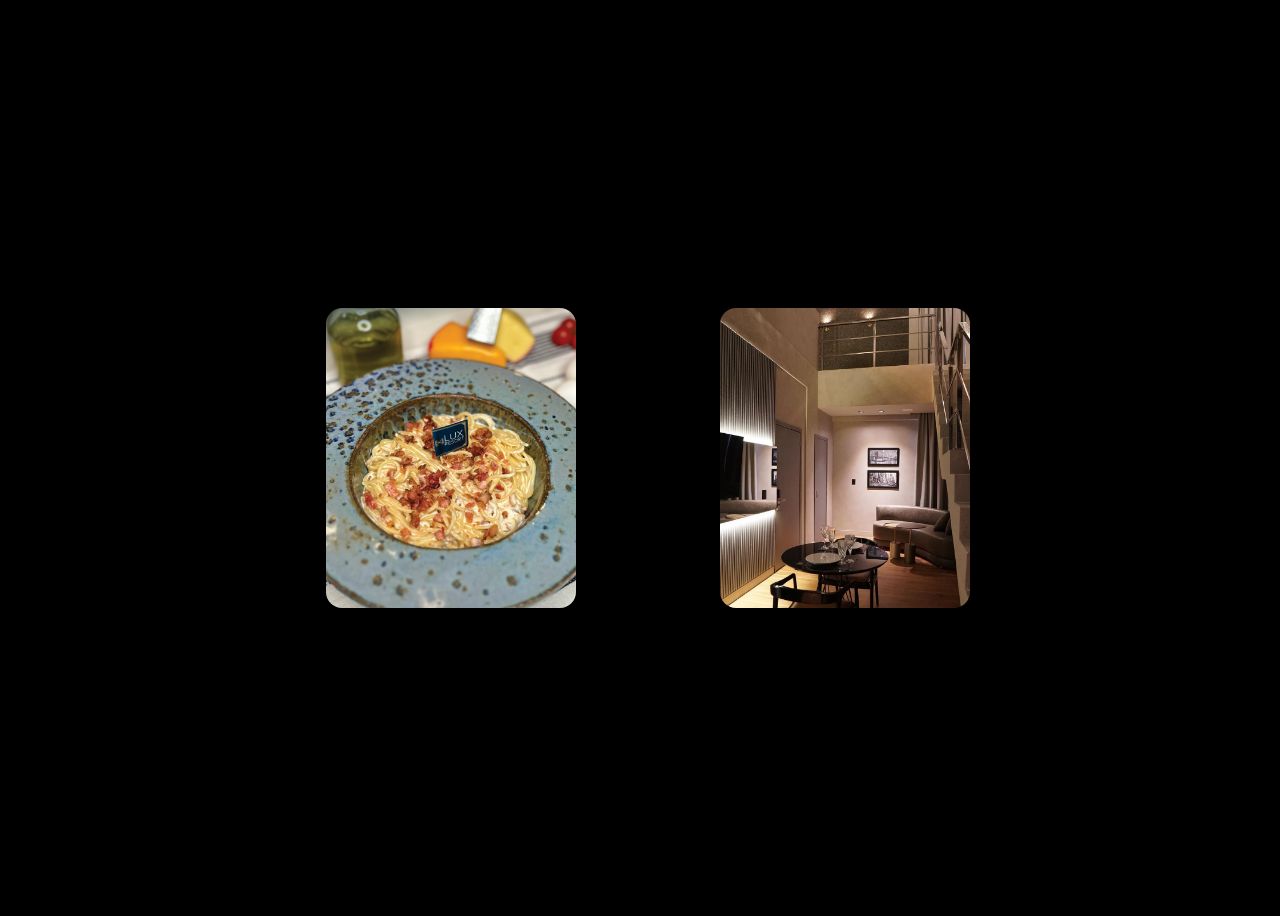
<file: index.html>
<!doctype html>
<html class="no-js" lang="pt-BR">

<head>
  <meta charset="utf-8">
  <meta name="viewport" content="width=device-width, initial-scale=1">
  <title>LUX MOTEL SERVICE</title>

  <!-- Style -->
  <link rel="stylesheet" href="css/style.css">
  <link rel="stylesheet" href="css/index.css">
  <link rel="stylesheet" href="css/button.css">

  <!-- .10 awesome -->
  <link href="https://cdnjs.cloudflare.com/ajax/libs/font-awesome/5.10.2/css/all.css" rel="stylesheet">

  <!-- SEO -->
  <meta name="description" content="">
  <meta property="og:title" content="">
  <meta property="og:type" content="">
  <meta property="og:url" content="">
  <meta property="og:image" content="">
  <meta property="og:image:alt" content="">

  <!-- pre-loading img -->
  <link rel="icon" href="/favicon.ico" sizes="any">
  <link rel="icon" href="/icon.svg" type="image/svg+xml">
  <link rel="apple-touch-icon" href="icon.png">

  <!-- pre-process -->
  <link rel="manifest" href="site.webmanifest">
  <meta name="theme-color" content="#fafafa">

</head>

  <body>
    <div class="background-video">
      <video autoplay muted loop playsinline>
        <source src="video/background.mp4" type="video/mp4">
        Seu navegador não suporta o elemento de vídeo.
      </video>
      <div class="background-overlay"></div>
    </div>
    <div class="background-home">
      <a class="hyperLink" href="https://drive.google.com/file/d/1XRm4GhYorZJZWk4KCx-wT4PeshJGa8SA/view?usp=sharing" target="_blank">
        <figure class="teste">
          <div class="fir-img-card"></div>
          <figcaption>
            <i class="fas fa-utensils"></i>
            <span>Cardápio</span>
          </figcaption>
        </figure>
      </a>
      <a class="hyperLink" href="control.html" >
        <figure>
          <div class="sec-img-card"></div>
          <figcaption>
            <i class="fas fa-th-list"></i>
            <span>Controle</span>
          </figcaption>
        </figure>
      </a>
    </div>
    <script src="js/app.js"></script>
  </body>
</html>
</file>
<file: css/style.css>
/*! HTML5 Boilerplate v9.0.1 | MIT License | https://html5boilerplate.com/ */

/* main.css 3.0.0 | MIT License | https://github.com/h5bp/main.css#readme */
/*
 * What follows is the result of much research on cross-browser styling.
 * Credit left inline and big thanks to Nicolas Gallagher, Jonathan Neal,
 * Kroc Camen, and the H5BP dev community and team.
 */

/* ==========================================================================
   Base styles: opinionated defaults
   ========================================================================== */

html {
  color: #222;
  font-size: 1em;
  line-height: 1.4;
}

/*
 * Remove text-shadow in selection highlight:
 * https://twitter.com/miketaylr/status/12228805301
 *
 * Customize the background color to match your design.
 */

::-moz-selection {
  background: #b3d4fc;
  text-shadow: none;
}

::selection {
  background: #b3d4fc;
  text-shadow: none;
}

/*
 * A better looking default horizontal rule
 */

hr {
  display: block;
  height: 1px;
  border: 0;
  border-top: 1px solid #ccc;
  margin: 1em 0;
  padding: 0;
}

/*
 * Remove the gap between audio, canvas, iframes,
 * images, videos and the bottom of their containers:
 * https://github.com/h5bp/html5-boilerplate/issues/440
 */

audio,
canvas,
iframe,
img,
svg,
video {
  vertical-align: middle;
}

/*
 * Remove default fieldset styles.
 */

fieldset {
  border: 0;
  margin: 0;
  padding: 0;
}

/*
 * Allow only vertical resizing of textareas.
 */

textarea {
  resize: vertical;
}

/* ==========================================================================
   Author's custom styles
   ========================================================================== */

/* ==========================================================================
   Helper classes
   ========================================================================== */

/*
 * Hide visually and from screen readers
 */

.hidden,
[hidden] {
  display: none !important;
}

/*
 * Hide only visually, but have it available for screen readers:
 * https://snook.ca/archives/html_and_css/hiding-content-for-accessibility
 *
 * 1. For long content, line feeds are not interpreted as spaces and small width
 *    causes content to wrap 1 word per line:
 *    https://medium.com/@jessebeach/beware-smushed-off-screen-accessible-text-5952a4c2cbfe
 */

.visually-hidden {
  border: 0;
  clip: rect(0, 0, 0, 0);
  height: 1px;
  margin: -1px;
  overflow: hidden;
  padding: 0;
  position: absolute;
  white-space: nowrap;
  width: 1px;
  /* 1 */
}

/*
 * Extends the .visually-hidden class to allow the element
 * to be focusable when navigated to via the keyboard:
 * https://www.drupal.org/node/897638
 */

.visually-hidden.focusable:active,
.visually-hidden.focusable:focus {
  clip: auto;
  height: auto;
  margin: 0;
  overflow: visible;
  position: static;
  white-space: inherit;
  width: auto;
}

/*
 * Hide visually and from screen readers, but maintain layout
 */

.invisible {
  visibility: hidden;
}

/*
 * Clearfix: contain floats
 *
 * The use of `table` rather than `block` is only necessary if using
 * `::before` to contain the top-margins of child elements.
 */

.clearfix::before,
.clearfix::after {
  content: "";
  display: table;
}

.clearfix::after {
  clear: both;
}

/* ==========================================================================
   EXAMPLE Media Queries for Responsive Design.
   These examples override the primary ('mobile first') styles.
   Modify as content requires.
   ========================================================================== */

@media only screen and (min-width: 35em) {
  /* Style adjustments for viewports that meet the condition */
}

@media print,
  (-webkit-min-device-pixel-ratio: 1.25),
  (min-resolution: 1.25dppx),
  (min-resolution: 120dpi) {
  /* Style adjustments for high resolution devices */
}

/* ==========================================================================
   Print styles.
   Inlined to avoid the additional HTTP request:
   https://www.phpied.com/delay-loading-your-print-css/
   ========================================================================== */

@media print {
  *,
  *::before,
  *::after {
    background: #fff !important;
    color: #000 !important;
    /* Black prints faster */
    box-shadow: none !important;
    text-shadow: none !important;
  }

  a,
  a:visited {
    text-decoration: underline;
  }

  a[href]::after {
    content: " (" attr(href) ")";
  }

  abbr[title]::after {
    content: " (" attr(title) ")";
  }

  /*
   * Don't show links that are fragment identifiers,
   * or use the `javascript:` pseudo protocol
   */
  a[href^="#"]::after,
  a[href^="javascript:"]::after {
    content: "";
  }

  pre {
    white-space: pre-wrap !important;
  }

  pre,
  blockquote {
    border: 1px solid #999;
    page-break-inside: avoid;
  }

  tr,
  img {
    page-break-inside: avoid;
  }

  p,
  h2,
  h3 {
    orphans: 3;
    widows: 3;
  }

  h2,
  h3 {
    page-break-after: avoid;
  }
}
</file>
<file: css/index.css>
body {
  background: black;
  overflow-y: hidden;
}
/*.background-home::before {*/
/*  content: '';*/
/*  position: absolute;*/
/*  top: 0;*/
/*  left: 0;*/
/*  right: 0;*/
/*  bottom: 0;*/
/*  background-image: url("../img/LOGOTIPO_FUNDOVERDE.jpg");*/
/*  background-size: cover;*/
/*  background-position: center;*/
/*  filter: blur(10px);*/
/*  z-index: -1;*/
/*}*/

.background-home {
  position: relative;
  display: flex;
  justify-content: center;
  flex-wrap: wrap;
  align-items: center;
  gap: 4em;
  flex-direction: row;
  width: 100vw;
  height: 100%;
  z-index: 0;
}

.background-video {
  position: absolute;
  top: 0;
  left: 0;
  width: 100%;
  height: 100%;
  object-fit: cover;
  z-index: -2;
}

.background-video video {
  position: absolute;
  top: 0;
  left: 0;
  width: 100%;
  height: 100%;
  object-fit: cover;
}

.background-overlay {
  position: absolute;
  top: 0;
  left: 0;
  width: 100%;
  height: 100%;
  background-color: rgba(0, 0, 0, 0.8);
  z-index: 0;
}

@media screen and (min-width: 40.063em) {
  body {
    overflow: hidden;
  }

  .background-home {
    height: 100vh;
  }
}
</file>
<file: css/button.css>
.hyperLink {
  text-decoration: none;
}
figure {
  display: grid;
  border-radius: 1rem;
  overflow: hidden;
  cursor: pointer;
}
figure > * {
  grid-area: 1/1;
  transition: .4s;
}
.fir-img-card {
  width: 250px;
  height: 300px;
  background-image: url("../img/Screenshot_3.png");
  background-size: cover;
  background-position: center;
}
.sec-img-card {
  width: 250px;
  height: 300px;
  background-image: url("../img/Screenshot_4.png");
  background-size: cover;
  background-position: center;
}
figure figcaption {
  display: flex;
  align-items: center;
  justify-content: center;
  flex-direction: column;
  font-family: sans-serif;
  font-size: 3rem;
  font-weight: bold;
  color: #0000;
  padding: .75rem;
  background: var(--c, rgba(0, 0, 0, 0.9));
  clip-path: inset(0 var(--_i,100%) 0 0);
  -webkit-mask:
    linear-gradient(#000000 0 0),
    linear-gradient(#000000 0 0);
  -webkit-mask-composite: xor;
  -webkit-mask-clip: text, padding-box;
  margin: -1px;
}
figure:hover figcaption{
  --_i: 0%;
}
figure:hover .fir-img-card,figure:hover .sec-img-card {
  transform: scale(1.2);
  filter: blur(2px);
}
@supports not (-webkit-mask-clip: text) {
  figure figcaption {
    -webkit-mask: none;
    color: #fff;
  }
}

@media screen and (min-width: 40.063em) {

}
</file>
